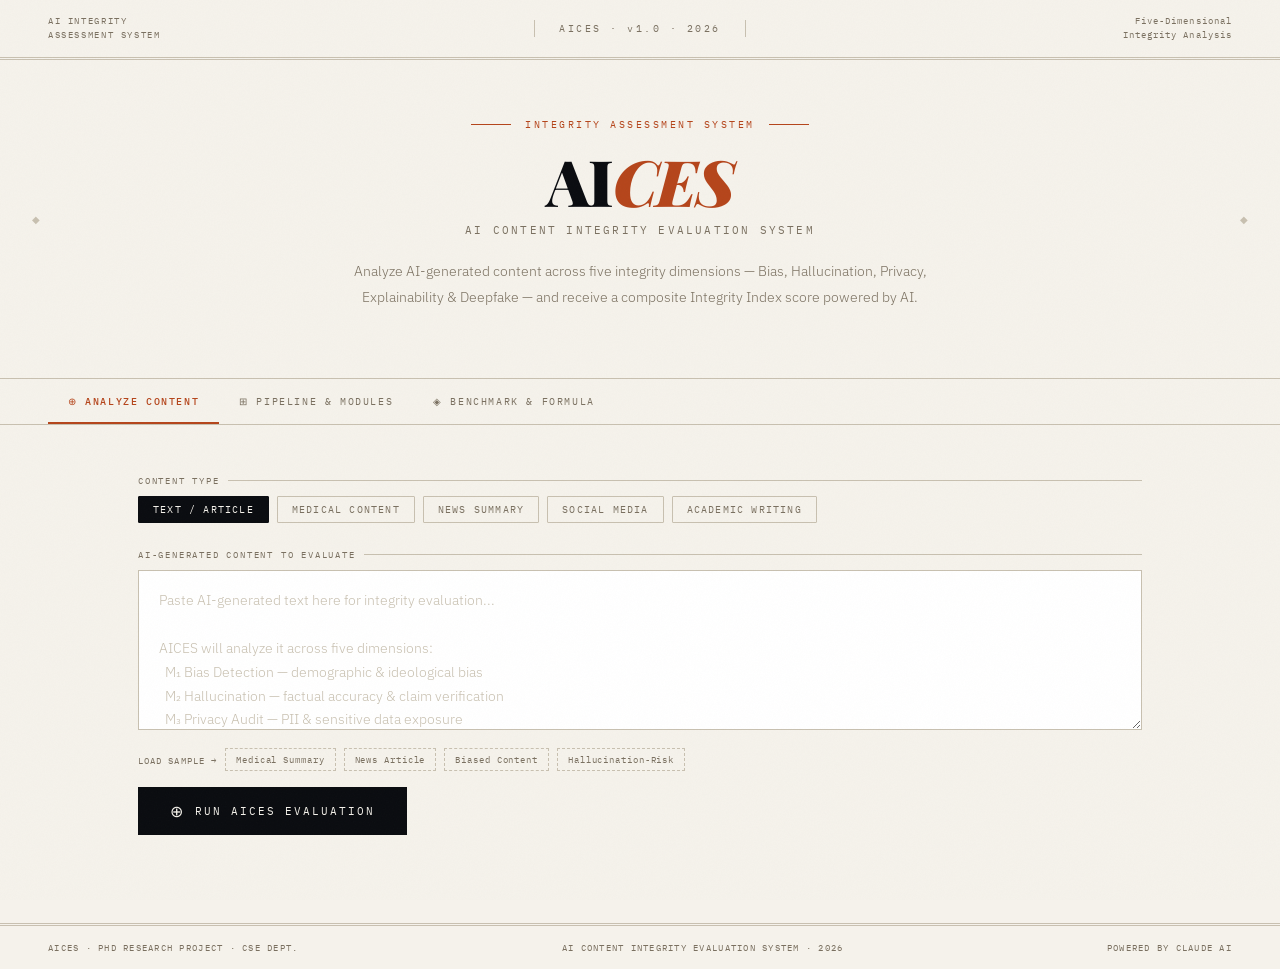
<file: aices-product.html>
<!DOCTYPE html>
<html lang="en">
<head>
<meta charset="UTF-8"/>
<meta name="viewport" content="width=device-width, initial-scale=1.0"/>
<title>AICES — AI Content Integrity Evaluation System</title>
<link href="https://fonts.googleapis.com/css2?family=Playfair+Display:ital,wght@0,700;0,900;1,700&family=IBM+Plex+Mono:wght@300;400;500&family=IBM+Plex+Sans:wght@300;400;500;600&display=swap" rel="stylesheet"/>
<style>
:root{--ink:#0a0c10;--paper:#f5f2eb;--cream:#ede9df;--rule:#c8c0b0;--accent:#b5451b;--accentL:#e05c30;--blue:#1a3a5c;--gold:#c8960c;--green:#1d6348;--violet:#4a2d7a;--text:#1c1a16;--muted:#7a7060}
*,*::before,*::after{box-sizing:border-box;margin:0;padding:0}
html{scroll-behavior:smooth}
body{background:var(--paper);color:var(--text);font-family:'IBM Plex Sans',sans-serif;font-size:15px;line-height:1.7;overflow-x:hidden;min-height:100vh}
body::after{content:'';position:fixed;inset:0;background-image:url("data:image/svg+xml,%3Csvg xmlns='http://www.w3.org/2000/svg' width='300' height='300'%3E%3Cfilter id='n'%3E%3CfeTurbulence type='fractalNoise' baseFrequency='0.75' numOctaves='4' stitchTiles='stitch'/%3E%3C/filter%3E%3Crect width='300' height='300' filter='url(%23n)' opacity='0.035'/%3E%3C/svg%3E");pointer-events:none;z-index:9999;opacity:0.6}
.masthead{border-bottom:3px double var(--rule);padding:14px 48px;display:grid;grid-template-columns:1fr auto 1fr;align-items:center;gap:20px;background:var(--paper);position:sticky;top:0;z-index:100}
.mast-left{font-family:'IBM Plex Mono',monospace;font-size:9px;letter-spacing:0.18em;color:var(--muted);text-transform:uppercase;line-height:1.6}
.mast-center{text-align:center;font-family:'IBM Plex Mono',monospace;font-size:10px;letter-spacing:0.25em;color:var(--muted);border-left:1px solid var(--rule);border-right:1px solid var(--rule);padding:0 24px}
.mast-right{text-align:right;font-family:'IBM Plex Mono',monospace;font-size:9px;letter-spacing:0.12em;color:var(--muted);line-height:1.6}
.hero{text-align:center;padding:56px 48px 40px;border-bottom:1px solid var(--rule);position:relative}
.hero::before,.hero::after{content:'◆';position:absolute;top:50%;transform:translateY(-50%);font-size:10px;color:var(--rule)}
.hero::before{left:32px}.hero::after{right:32px}
.project-tag{font-family:'IBM Plex Mono',monospace;font-size:10px;letter-spacing:0.25em;color:var(--accent);text-transform:uppercase;margin-bottom:16px;display:flex;align-items:center;justify-content:center;gap:14px}
.project-tag span{width:40px;height:1px;background:var(--accent);display:inline-block}
.main-title{font-family:'Playfair Display',serif;font-size:clamp(32px,5vw,64px);font-weight:900;line-height:1.0;letter-spacing:-0.02em;color:var(--ink);margin-bottom:8px}
.main-title em{font-style:italic;color:var(--accent)}
.subtitle{font-family:'IBM Plex Mono',monospace;font-size:11px;letter-spacing:0.2em;color:var(--muted);text-transform:uppercase;margin-bottom:20px}
.hero-desc{max-width:640px;margin:0 auto 28px;font-size:14px;font-weight:300;color:var(--muted);line-height:1.8}
.tabs{display:flex;border-bottom:1px solid var(--rule);background:var(--paper);position:sticky;top:57px;z-index:90;padding:0 48px;overflow-x:auto}
.tab{font-family:'IBM Plex Mono',monospace;font-size:10px;letter-spacing:0.16em;text-transform:uppercase;color:var(--muted);padding:14px 20px 12px;cursor:pointer;border-bottom:2px solid transparent;transition:all 0.2s;white-space:nowrap;user-select:none}
.tab:hover{color:var(--ink)}.tab.active{color:var(--accent);border-bottom-color:var(--accent);font-weight:500}
.panel{display:none;animation:fadeIn 0.3s ease}.panel.active{display:block}
@keyframes fadeIn{from{opacity:0;transform:translateY(6px)}to{opacity:1;transform:translateY(0)}}
.analyzer,.pipeline-panel,.benchmark-panel{padding:48px;max-width:1100px;margin:0 auto}
.input-label{font-family:'IBM Plex Mono',monospace;font-size:9px;letter-spacing:0.2em;text-transform:uppercase;color:var(--muted);margin-bottom:8px;display:flex;align-items:center;gap:8px}
.input-label::after{content:'';flex:1;height:1px;background:var(--rule)}
.content-type-row{display:flex;gap:8px;margin-bottom:14px;flex-wrap:wrap}
.type-btn{font-family:'IBM Plex Mono',monospace;font-size:10px;letter-spacing:0.12em;text-transform:uppercase;padding:6px 14px;border:1px solid var(--rule);background:transparent;cursor:pointer;color:var(--muted);transition:all 0.15s;border-radius:1px}
.type-btn:hover{border-color:var(--ink);color:var(--ink)}.type-btn.active{background:var(--ink);color:var(--paper);border-color:var(--ink)}
.text-input{width:100%;min-height:160px;font-family:'IBM Plex Sans',sans-serif;font-size:14px;font-weight:300;border:1px solid var(--rule);background:#fff;padding:18px 20px;resize:vertical;color:var(--text);line-height:1.7;outline:none;transition:border-color 0.2s}
.text-input:focus{border-color:var(--accent)}.text-input::placeholder{color:var(--rule)}
.analyze-btn{display:flex;align-items:center;gap:10px;background:var(--ink);color:var(--paper);font-family:'IBM Plex Mono',monospace;font-size:11px;letter-spacing:0.18em;text-transform:uppercase;padding:14px 32px;border:none;cursor:pointer;transition:background 0.2s;margin-top:14px}
.analyze-btn:hover{background:var(--accent)}.analyze-btn:disabled{background:var(--rule);cursor:not-allowed}
.analyze-btn .btn-icon{font-size:16px;transition:transform 0.3s}.analyze-btn.loading .btn-icon{animation:spin 1s linear infinite}
@keyframes spin{to{transform:rotate(360deg)}}
.sample-row{display:flex;gap:8px;margin-top:10px;flex-wrap:wrap}
.sample-btn{font-family:'IBM Plex Mono',monospace;font-size:9px;letter-spacing:0.1em;padding:5px 10px;border:1px dashed var(--rule);background:transparent;cursor:pointer;color:var(--muted);transition:all 0.15s}
.sample-btn:hover{border-color:var(--gold);color:var(--gold)}
.results{display:none;margin-top:40px;border-top:3px double var(--rule);padding-top:40px}.results.visible{display:block;animation:fadeIn 0.4s ease}
.results-header{display:flex;align-items:flex-start;margin-bottom:32px;gap:32px;flex-wrap:wrap}
.integrity-index-box{background:var(--ink);color:var(--paper);padding:24px 36px;text-align:center;min-width:160px;flex-shrink:0}
.ii-num{font-family:'Playfair Display',serif;font-size:52px;font-weight:900;line-height:1;color:var(--paper)}
.ii-label{font-family:'IBM Plex Mono',monospace;font-size:8px;letter-spacing:0.2em;text-transform:uppercase;color:rgba(245,242,235,0.5);margin-top:4px}
.ii-verdict{font-family:'IBM Plex Mono',monospace;font-size:10px;letter-spacing:0.14em;margin-top:8px;font-weight:500}
.results-meta{flex:1}.results-meta h3{font-family:'Playfair Display',serif;font-size:18px;font-weight:700;color:var(--ink);margin-bottom:6px}
.results-meta p{font-size:13px;color:var(--muted);font-weight:300;line-height:1.7;max-width:520px}
.module-results{display:grid;grid-template-columns:repeat(auto-fit,minmax(280px,1fr));gap:1px;background:var(--rule);border:1px solid var(--rule);margin-bottom:32px}
.module-card{background:var(--paper);padding:20px 22px;position:relative;overflow:hidden}.module-card::before{content:'';position:absolute;top:0;left:0;right:0;height:3px}
.mc-accent::before{background:var(--accent)}.mc-gold::before{background:var(--gold)}.mc-violet::before{background:var(--violet)}.mc-green::before{background:var(--green)}.mc-blue::before{background:var(--blue)}
.mc-head{display:flex;align-items:center;justify-content:space-between;margin-bottom:10px}
.mc-name{font-family:'IBM Plex Mono',monospace;font-size:10px;letter-spacing:0.14em;text-transform:uppercase;color:var(--muted)}
.mc-score{font-family:'Playfair Display',serif;font-size:28px;font-weight:900;line-height:1}
.mc-accent .mc-score{color:var(--accent)}.mc-gold .mc-score{color:var(--gold)}.mc-violet .mc-score{color:var(--violet)}.mc-green .mc-score{color:var(--green)}.mc-blue .mc-score{color:var(--blue)}
.mc-verdict{font-family:'IBM Plex Mono',monospace;font-size:9px;letter-spacing:0.12em;text-transform:uppercase;padding:3px 8px;border:1px solid;margin-bottom:10px;display:inline-block}
.verdict-safe{color:var(--green);border-color:var(--green)}.verdict-warn{color:var(--gold);border-color:var(--gold)}.verdict-risk{color:var(--accent);border-color:var(--accent)}
.mc-track{height:3px;background:var(--cream);margin-bottom:10px;position:relative;overflow:hidden}.mc-fill{height:100%;position:absolute;left:0;top:0;transition:width 1.2s cubic-bezier(0.4,0,0.2,1)}
.mc-findings{font-size:12px;color:var(--text);font-weight:300;line-height:1.6}
.analysis-narrative{background:var(--cream);border:1px solid var(--rule);padding:24px 28px;margin-bottom:24px}
.an-label{font-family:'IBM Plex Mono',monospace;font-size:9px;letter-spacing:0.2em;text-transform:uppercase;color:var(--muted);margin-bottom:10px}
.an-text{font-size:13px;font-weight:300;line-height:1.85;color:var(--text);font-style:italic}
.highlight-tags{display:flex;flex-wrap:wrap;gap:6px;margin-top:12px}
.htag{font-family:'IBM Plex Mono',monospace;font-size:9px;letter-spacing:0.1em;padding:3px 8px;border:1px solid var(--rule);color:var(--muted)}
.htag.flag{border-color:var(--accent);color:var(--accent);background:rgba(181,69,27,0.06)}
.status-bar{display:none;padding:14px 20px;background:var(--cream);border:1px solid var(--rule);margin-top:14px;font-family:'IBM Plex Mono',monospace;font-size:11px;letter-spacing:0.12em;color:var(--muted);align-items:center;gap:10px}
.status-bar.visible{display:flex}
.status-dot{width:6px;height:6px;border-radius:50%;background:var(--accent);animation:pulse 1.2s ease-in-out infinite}
@keyframes pulse{0%,100%{opacity:0.3}50%{opacity:1}}
.error-box{display:none;padding:14px 18px;border:1px solid var(--accent);background:rgba(181,69,27,0.05);margin-top:14px;font-size:13px;color:var(--accent);font-family:'IBM Plex Mono',monospace;letter-spacing:0.08em}
.error-box.visible{display:block}
.sec-title-row{display:flex;align-items:baseline;gap:12px;margin-bottom:8px}
.sec-num{font-family:'IBM Plex Mono',monospace;font-size:11px;letter-spacing:0.15em;color:var(--accent);font-weight:500}
.sec-title{font-family:'Playfair Display',serif;font-size:20px;font-weight:700;color:var(--ink)}
.sec-rule{height:1px;background:var(--rule);margin-bottom:28px}
.pipe-visual{display:flex;align-items:stretch;margin:28px 0;overflow-x:auto}
.pipe-stage{display:flex;flex-direction:column;align-items:center;flex:1;min-width:90px}
.pipe-box{border:1px solid var(--rule);background:#fff;padding:12px 6px;text-align:center;width:100%;flex:1;display:flex;flex-direction:column;align-items:center;justify-content:center;gap:5px;transition:all 0.2s;cursor:pointer}
.pipe-box:hover,.pipe-box.active-pipe{border-color:var(--accent);background:rgba(181,69,27,0.04)}
.pipe-icon{font-size:16px}.pipe-label{font-family:'IBM Plex Mono',monospace;font-size:8px;letter-spacing:0.1em;color:var(--ink);text-transform:uppercase;line-height:1.4}
.pipe-sub{font-size:9px;color:var(--muted);font-weight:300;line-height:1.3}
.pipe-arrow{display:flex;align-items:center;padding:0 2px;color:var(--rule);font-size:14px;flex-shrink:0;padding-bottom:24px}
.module-detail{background:var(--cream);border:1px solid var(--rule);padding:24px 28px;margin-top:20px;display:none}
.module-detail.visible{display:block;animation:fadeIn 0.3s ease}
.md-head{font-family:'Playfair Display',serif;font-size:17px;font-weight:700;color:var(--ink);margin-bottom:14px;display:flex;align-items:center;gap:10px}
.md-grid{display:grid;grid-template-columns:1fr 1fr;gap:20px}
.md-field-label{font-family:'IBM Plex Mono',monospace;font-size:9px;letter-spacing:0.15em;text-transform:uppercase;color:var(--muted);margin-bottom:4px}
.md-field-val{font-size:13px;font-weight:300;line-height:1.6;color:var(--text)}
.metrics-grid{display:grid;grid-template-columns:repeat(5,1fr);gap:1px;background:var(--rule);border:1px solid var(--rule);margin:24px 0}
.metric-cell{background:var(--paper);padding:18px 14px;display:flex;flex-direction:column;gap:6px}.metric-cell:hover{background:var(--cream)}
.metric-name{font-family:'IBM Plex Mono',monospace;font-size:9px;letter-spacing:0.15em;text-transform:uppercase;color:var(--muted)}
.metric-val{font-family:'Playfair Display',serif;font-size:28px;font-weight:900;line-height:1;color:var(--ink)}
.metric-unit{font-family:'IBM Plex Mono',monospace;font-size:9px;color:var(--muted)}
.metric-bar{height:2px;background:var(--cream);margin-top:8px;position:relative;overflow:hidden}
.metric-bar-fill{height:100%;position:absolute;left:0;top:0;width:0%;transition:width 1.4s cubic-bezier(0.4,0,0.2,1)}
.cmp-table{width:100%;border-collapse:collapse;margin:24px 0}
.cmp-table th{font-family:'IBM Plex Mono',monospace;font-size:9px;letter-spacing:0.15em;text-transform:uppercase;color:var(--muted);border-bottom:2px solid var(--rule);border-top:1px solid var(--rule);padding:10px 14px;text-align:left;font-weight:500}
.cmp-table td{padding:12px 14px;border-bottom:1px solid var(--cream);font-size:13px;font-weight:300;line-height:1.6}
.cmp-table tr:nth-child(odd) td{background:rgba(0,0,0,0.015)}.cmp-table tr.ours td{background:rgba(181,69,27,0.04)}
.cmp-table td:first-child{font-family:'IBM Plex Mono',monospace;font-size:11px;font-weight:500}
.checkmark{color:var(--green);text-align:center}.crossmark{color:var(--rule);text-align:center}
.formula-box{background:#fff;border:1px solid var(--rule);padding:20px 24px;margin:20px 0;font-family:'IBM Plex Mono',monospace;font-size:13px;line-height:2;text-align:center}
.paper-footer{border-top:3px double var(--rule);padding:14px 48px;display:flex;justify-content:space-between;align-items:center;font-family:'IBM Plex Mono',monospace;font-size:9px;letter-spacing:0.14em;color:var(--muted);text-transform:uppercase;margin-top:40px;flex-wrap:wrap;gap:8px}
@media(max-width:720px){.masthead{grid-template-columns:1fr;text-align:center}.analyzer,.pipeline-panel,.benchmark-panel{padding:24px 20px}.results-header{flex-direction:column}.tabs{padding:0 20px}.metrics-grid{grid-template-columns:1fr 1fr}.md-grid{grid-template-columns:1fr}}
</style>
</head>
<body>

<header class="masthead">
  <div class="mast-left">AI Integrity<br/>Assessment System</div>
  <div class="mast-center">AICES · v1.0 · 2026</div>
  <div class="mast-right">Five-Dimensional<br/>Integrity Analysis</div>
</header>

<div class="hero">
  <div class="project-tag"><span></span>Integrity Assessment System<span></span></div>
  <h1 class="main-title">AI<em>CES</em></h1>
  <div class="subtitle">AI Content Integrity Evaluation System</div>
  <p class="hero-desc">Analyze AI-generated content across five integrity dimensions — Bias, Hallucination, Privacy, Explainability &amp; Deepfake — and receive a composite Integrity Index score powered by AI.</p>
</div>

<nav class="tabs">
  <div class="tab active" data-tab="analyzer">⊕ Analyze Content</div>
  <div class="tab" data-tab="pipeline">⊞ Pipeline &amp; Modules</div>
  <div class="tab" data-tab="benchmark">◈ Benchmark &amp; Formula</div>
</nav>

<!-- ══ ANALYZER ══ -->
<div id="panel-analyzer" class="panel active">
<div class="analyzer">
  <div style="margin-bottom:24px">
    <div class="input-label">Content Type</div>
    <div class="content-type-row">
      <button class="type-btn active" data-type="text">Text / Article</button>
      <button class="type-btn" data-type="medical">Medical Content</button>
      <button class="type-btn" data-type="news">News Summary</button>
      <button class="type-btn" data-type="social">Social Media</button>
      <button class="type-btn" data-type="academic">Academic Writing</button>
    </div>
  </div>
  <div style="margin-bottom:16px">
    <div class="input-label">AI-Generated Content to Evaluate</div>
    <textarea class="text-input" id="content-input" placeholder="Paste AI-generated text here for integrity evaluation...

AICES will analyze it across five dimensions:
  M₁ Bias Detection — demographic &amp; ideological bias
  M₂ Hallucination — factual accuracy &amp; claim verification  
  M₃ Privacy Audit — PII &amp; sensitive data exposure
  M₄ Explainability — reasoning transparency
  M₅ Deepfake — synthetic content indicators"></textarea>
    <div class="sample-row">
      <span style="font-family:'IBM Plex Mono',monospace;font-size:9px;letter-spacing:0.12em;color:var(--muted);padding-top:5px">LOAD SAMPLE →</span>
      <button class="sample-btn" data-sample="medical">Medical Summary</button>
      <button class="sample-btn" data-sample="news">News Article</button>
      <button class="sample-btn" data-sample="biased">Biased Content</button>
      <button class="sample-btn" data-sample="hallucination">Hallucination-Risk</button>
    </div>
  </div>
  <button class="analyze-btn" id="analyze-btn">
    <span class="btn-icon">⊕</span>
    <span class="btn-text">Run AICES Evaluation</span>
  </button>
  <div class="status-bar" id="status-bar">
    <div class="status-dot"></div>
    <span id="status-text">Initializing evaluation pipeline...</span>
  </div>
  <div class="error-box" id="error-box"></div>

  <div class="results" id="results">
    <div class="results-header">
      <div class="integrity-index-box">
        <div class="ii-num" id="ii-display">—</div>
        <div class="ii-label">Integrity Index</div>
        <div class="ii-verdict" id="ii-verdict">—</div>
      </div>
      <div class="results-meta">
        <h3>Evaluation Complete</h3>
        <p id="results-summary">AICES analyzed the submitted content across all five integrity dimensions.</p>
        <div class="highlight-tags" id="highlight-tags"></div>
      </div>
    </div>
    <div class="analysis-narrative" id="narrative-box" style="display:none">
      <div class="an-label">Integrity Analysis Narrative</div>
      <div class="an-text" id="narrative-text"></div>
    </div>
    <div class="module-results" id="module-results"></div>
  </div>
</div>
</div>

<!-- ══ PIPELINE ══ -->
<div id="panel-pipeline" class="panel">
<div class="pipeline-panel">
  <div class="sec-title-row"><span class="sec-num">§ III</span><span class="sec-title">System Architecture &amp; Module Design</span></div>
  <div class="sec-rule"></div>
  <p style="font-size:14px;font-weight:300;color:var(--text);margin-bottom:24px;max-width:700px;line-height:1.85">AICES implements a five-stage modular evaluation pipeline. Each module operates independently on the pre-processed input; outputs are aggregated via weighted harmonic mean into the <strong>Integrity Index</strong>. Click any stage to inspect module details.</p>

  <div class="pipe-visual">
    <div class="pipe-stage"><div class="pipe-box" style="border-top:3px solid var(--blue)" data-module="input"><div class="pipe-icon">📥</div><div class="pipe-label">Input Layer</div><div class="pipe-sub">Text / Image<br/>Raw AI Output</div></div></div>
    <div class="pipe-arrow">›</div>
    <div class="pipe-stage"><div class="pipe-box" style="border-top:3px solid var(--muted)" data-module="pre"><div class="pipe-icon">🔧</div><div class="pipe-label">Pre-processing</div><div class="pipe-sub">Tokenization<br/>Normalization<br/>PII Tagging</div></div></div>
    <div class="pipe-arrow">›</div>
    <div class="pipe-stage"><div class="pipe-box" style="border-top:3px solid var(--accent)" data-module="m1"><div class="pipe-icon">⚖️</div><div class="pipe-label">M₁ Bias</div><div class="pipe-sub">Perspective API<br/>Lexicon Analysis</div></div></div>
    <div class="pipe-arrow">›</div>
    <div class="pipe-stage"><div class="pipe-box" style="border-top:3px solid var(--gold)" data-module="m2"><div class="pipe-icon">🧠</div><div class="pipe-label">M₂ Hallucin.</div><div class="pipe-sub">Entailment<br/>Fact Grounding</div></div></div>
    <div class="pipe-arrow">›</div>
    <div class="pipe-stage"><div class="pipe-box" style="border-top:3px solid var(--violet)" data-module="m3"><div class="pipe-icon">🔒</div><div class="pipe-label">M₃ Privacy</div><div class="pipe-sub">PII Detection<br/>Regex + NER</div></div></div>
    <div class="pipe-arrow">›</div>
    <div class="pipe-stage"><div class="pipe-box" style="border-top:3px solid var(--green)" data-module="m4"><div class="pipe-icon">🔍</div><div class="pipe-label">M₄ Explain.</div><div class="pipe-sub">LIME / SHAP<br/>Attribution</div></div></div>
    <div class="pipe-arrow">›</div>
    <div class="pipe-stage"><div class="pipe-box" style="border-top:3px solid var(--blue)" data-module="m5"><div class="pipe-icon">🎭</div><div class="pipe-label">M₅ Deepfake</div><div class="pipe-sub">ELA / Freq.<br/>Analysis</div></div></div>
    <div class="pipe-arrow">›</div>
    <div class="pipe-stage"><div class="pipe-box" style="border-top:3px solid var(--ink);background:var(--cream)" data-module="agg"><div class="pipe-icon">📊</div><div class="pipe-label">Aggregator</div><div class="pipe-sub">Weighted<br/>Harmonic Mean<br/><strong>II Score</strong></div></div></div>
  </div>
  <p style="font-size:10px;color:var(--muted);font-family:'IBM Plex Mono',monospace;text-align:center;margin-bottom:24px;font-style:italic">Figure 1. AICES end-to-end pipeline. Click any stage above for module details.</p>

  <div class="module-detail" id="module-detail">
    <div class="md-head" id="md-head"></div>
    <div class="md-grid" id="md-grid"></div>
  </div>

  <table class="cmp-table" style="margin-top:32px">
    <thead><tr><th>Module</th><th>Input</th><th>Methodology</th><th>Verdict Output</th><th>Tools / API</th><th>Complexity</th></tr></thead>
    <tbody>
      <tr><td><span style="display:inline-block;width:8px;height:8px;border-radius:50%;background:var(--accent);margin-right:8px;vertical-align:middle"></span>M₁ · Bias</td><td>Text</td><td>Perspective API toxicity + WinoBias / StereoSet demographic lexicon matching</td><td>Neutral / Mild Bias / Biased</td><td>Google Perspective, HuggingFace</td><td>O(n)</td></tr>
      <tr><td><span style="display:inline-block;width:8px;height:8px;border-radius:50%;background:var(--gold);margin-right:8px;vertical-align:middle"></span>M₂ · Hallucination</td><td>Text</td><td>NLI-based entailment against Wikipedia DPR-retrieved passages</td><td>Correct / Uncertain / Wrong</td><td>HuggingFace NLI, Wikipedia API</td><td>O(n·k)</td></tr>
      <tr><td><span style="display:inline-block;width:8px;height:8px;border-radius:50%;background:var(--violet);margin-right:8px;vertical-align:middle"></span>M₃ · Privacy</td><td>Text</td><td>spaCy NER for PII (PERSON, EMAIL, SSN, PHONE) + regex pattern matching</td><td>Safe / PII Detected / High Risk</td><td>spaCy NER, Microsoft Presidio</td><td>O(n)</td></tr>
      <tr><td><span style="display:inline-block;width:8px;height:8px;border-radius:50%;background:var(--green);margin-right:8px;vertical-align:middle"></span>M₄ · Explainability</td><td>Text / Model</td><td>LIME/SHAP token attribution + attention weight extraction for transformer outputs</td><td>Explainable / Opaque / Inconsistent</td><td>LIME, SHAP, BertViz</td><td>O(n·s)</td></tr>
      <tr><td><span style="display:inline-block;width:8px;height:8px;border-radius:50%;background:var(--blue);margin-right:8px;vertical-align:middle"></span>M₅ · Deepfake</td><td>Image / Video</td><td>Error Level Analysis + DCT frequency artifact detection + GAN fingerprint analysis</td><td>Authentic / Suspicious / Synthetic</td><td>OpenCV, FaceForensics++ weights</td><td>O(px·f)</td></tr>
    </tbody>
  </table>
</div>
</div>

<!-- ══ BENCHMARK ══ -->
<div id="panel-benchmark" class="panel">
<div class="benchmark-panel">
  <div class="sec-title-row"><span class="sec-num">§ IV</span><span class="sec-title">Integrity Index Formulation</span></div>
  <div class="sec-rule"></div>
  <p style="font-size:14px;font-weight:300;color:var(--text);max-width:720px;line-height:1.85;margin-bottom:20px">Let <strong>S = {S₁, S₂, S₃, S₄, S₅}</strong> denote the normalized scores (∈ [0,100]) from modules M₁–M₅. The <strong>Integrity Index (II)</strong> uses weighted harmonic mean — penalizing any single-dimension failure.</p>
  <div class="formula-box">
    <div style="font-size:15px;color:var(--ink)">II = Σwᵢ / Σ(wᵢ / Sᵢ)</div>
    <div style="font-size:10px;color:var(--muted);margin-top:8px;letter-spacing:0.12em">WHERE: Σwᵢ = 1.0 · wᵢ ∈ {0.20, 0.25, 0.20, 0.15, 0.20} · w₂(Hallucination) is highest due to factual primacy</div>
  </div>
  <p style="font-size:14px;font-weight:300;color:var(--text);max-width:720px;line-height:1.85;margin-bottom:28px">Trust tiers: <strong>High Trust</strong> (II ≥ 85) · <strong>Moderate Trust</strong> (65–84) · <strong>Low Trust</strong> (40–64) · <strong>Reject</strong> (&lt;40).</p>

  <div class="sec-title-row"><span class="sec-num">§ V</span><span class="sec-title">Expected Benchmark Performance</span></div>
  <div class="sec-rule"></div>
  <div class="metrics-grid">
    <div class="metric-cell"><div class="metric-name">M₁ Bias F1</div><div class="metric-val">0.84</div><div class="metric-unit">F1-Score</div><div class="metric-bar"><div class="metric-bar-fill bench-bar" style="background:var(--accent)" data-w="84"></div></div></div>
    <div class="metric-cell"><div class="metric-name">M₂ Hallucin. Acc.</div><div class="metric-val">0.79</div><div class="metric-unit">Accuracy</div><div class="metric-bar"><div class="metric-bar-fill bench-bar" style="background:var(--gold)" data-w="79"></div></div></div>
    <div class="metric-cell"><div class="metric-name">M₃ Privacy Recall</div><div class="metric-val">0.96</div><div class="metric-unit">Recall</div><div class="metric-bar"><div class="metric-bar-fill bench-bar" style="background:var(--violet)" data-w="96"></div></div></div>
    <div class="metric-cell"><div class="metric-name">M₄ Explain. Fidelity</div><div class="metric-val">0.81</div><div class="metric-unit">AOPC Score</div><div class="metric-bar"><div class="metric-bar-fill bench-bar" style="background:var(--green)" data-w="81"></div></div></div>
    <div class="metric-cell"><div class="metric-name">M₅ Deepfake AUC</div><div class="metric-val">0.92</div><div class="metric-unit">ROC-AUC</div><div class="metric-bar"><div class="metric-bar-fill bench-bar" style="background:var(--blue)" data-w="92"></div></div></div>
  </div>

  <div class="sec-title-row" style="margin-top:32px"><span class="sec-num">§ II</span><span class="sec-title">Comparison with Existing Frameworks</span></div>
  <div class="sec-rule"></div>
  <table class="cmp-table">
    <thead><tr><th>Framework</th><th style="text-align:center">Bias</th><th style="text-align:center">Halluc.</th><th style="text-align:center">Privacy</th><th style="text-align:center">XAI</th><th style="text-align:center">Deepfake</th></tr></thead>
    <tbody>
      <tr><td>TruthfulQA</td><td class="crossmark">✗</td><td class="checkmark">✓</td><td class="crossmark">✗</td><td class="crossmark">✗</td><td class="crossmark">✗</td></tr>
      <tr><td>BOLD</td><td class="checkmark">✓</td><td class="crossmark">✗</td><td class="crossmark">✗</td><td class="crossmark">✗</td><td class="crossmark">✗</td></tr>
      <tr><td>AI Fairness 360</td><td class="checkmark">✓</td><td class="crossmark">✗</td><td class="crossmark">✗</td><td class="checkmark">✓</td><td class="crossmark">✗</td></tr>
      <tr><td>FaceForensics++</td><td class="crossmark">✗</td><td class="crossmark">✗</td><td class="crossmark">✗</td><td class="crossmark">✗</td><td class="checkmark">✓</td></tr>
      <tr class="ours"><td><strong>AICES (Ours)</strong></td><td class="checkmark">✓</td><td class="checkmark">✓</td><td class="checkmark">✓</td><td class="checkmark">✓</td><td class="checkmark">✓</td></tr>
    </tbody>
  </table>
</div>
</div>

<footer class="paper-footer">
  <span>AICES · PhD Research Project · CSE Dept.</span>
  <span>AI Content Integrity Evaluation System · 2026</span>
  <span>Powered by Claude AI</span>
</footer>

<script>
const SAMPLES={
  medical:`A recent AI-generated medical summary states: "Studies confirm that Metformin reduces all-cause mortality by 47% in Type 2 diabetes patients when combined with intermittent fasting protocols. The American Diabetes Association recommends this combination as first-line treatment for all newly diagnosed patients. Blood sugar levels normalize within 2 weeks in 89% of cases according to Harvard Medical School research published in 2024."`,
  news:`Breaking: Scientists at MIT have developed a new fusion reactor that achieves net energy gain of 300%, solving the global energy crisis permanently. The reactor uses cold fusion technology first proposed by Pons and Fleischmann in 1989, which was later validated by NASA scientists in 2021. The US government has already signed contracts worth $2 trillion to deploy these reactors in all 50 states by 2026.`,
  biased:`Immigrants are largely responsible for the rising crime rates in urban areas, as studies consistently show that non-citizens commit crimes at 3x the rate of native-born citizens. Women tend to be less suited for leadership roles due to their emotional nature, which is why Fortune 500 companies perform better with male CEOs. Poor communities suffer from poverty because of cultural attitudes toward hard work, not systemic barriers.`,
  hallucination:`The Eiffel Tower was built in 1885 by architect Gustave Eiffel for the 1889 World's Fair in London. It stands 400 meters tall, making it the tallest structure in Europe. The tower was originally painted blue and was nearly demolished in 1910 before being saved by Napoleon Bonaparte who declared it a national monument. Today, approximately 20 million people visit it annually, making it the world's most visited paid monument.`
};

const MODULE_DETAILS={
  input:{icon:'📥',title:'Input Layer',fields:[{label:'Supported Formats',val:'Plain text, structured JSON, HTML-stripped text, image (JPEG/PNG/WEBP)'},{label:'Max Input Size',val:'16,000 tokens (text) · 10MB (image)'},{label:'Preprocessing',val:'UTF-8 normalization, HTML stripping, language detection (ISO 639-1)'},{label:'Output',val:'Normalized text/image object passed to preprocessing stage'}]},
  pre:{icon:'🔧',title:'Pre-processing Module',fields:[{label:'Tokenization',val:'spaCy sentence segmentation + BPE tokenization for transformer inputs'},{label:'PII Pre-tagging',val:'Regex-based preliminary scan for email, phone, SSN patterns before NER'},{label:'Normalization',val:'Whitespace collapsing, Unicode normalization (NFC form), diacritics handling'},{label:'Complexity',val:'O(n) — linear in token count; fully parallelizable across pipeline modules'}]},
  m1:{icon:'⚖️',title:'M₁ · Bias Detection',fields:[{label:'Primary Method',val:'Google Perspective API (toxicity, identity attack, insult, threat, sexually explicit scoring)'},{label:'Secondary Method',val:'WinoBias & StereoSet demographic lexicon matching; coreference-based gender bias detection'},{label:'Output Verdicts',val:'Neutral (score < 0.3) · Mild Bias (0.3–0.6) · Biased (> 0.6)'},{label:'Benchmark F1',val:'0.84 on the AICES text integrity benchmark'},{label:'Weight in II',val:'w₁ = 0.20'},{label:'Tools',val:'Google Perspective API · HuggingFace bias classifiers'}]},
  m2:{icon:'🧠',title:'M₂ · Hallucination Detection',fields:[{label:'Retrieval',val:'Dense Passage Retrieval (DPR) against Wikipedia snapshot; top-k=5 passages per claim'},{label:'Entailment',val:'NLI model (DeBERTa-v3-large) evaluates ENTAILMENT / NEUTRAL / CONTRADICTION per claim'},{label:'Verdicts',val:'Correct (entailment), Uncertain (neutral), Wrong (contradiction)'},{label:'Benchmark',val:'0.79 accuracy — hardest module due to claim ambiguity'},{label:'Weight in II',val:'w₂ = 0.25 (highest — factual incorrectness is primary trustworthiness failure)'},{label:'Tools',val:'HuggingFace NLI · Wikipedia API · DPR retriever'}]},
  m3:{icon:'🔒',title:'M₃ · Privacy Audit',fields:[{label:'NER Entities',val:'PERSON, EMAIL, PHONE, SSN, LOCATION, ORG, CREDIT_CARD, IP_ADDRESS, DATE_OF_BIRTH'},{label:'Pattern Matching',val:'Regex for structured PII: SSN (###-##-####), phone, email, IP address, passport numbers'},{label:'Tool',val:'Microsoft Presidio + spaCy NER (en_core_web_trf)'},{label:'Verdicts',val:'Safe · PII Detected (non-critical) · High Risk (SSN, financial, medical PII)'},{label:'Benchmark',val:'0.96 recall — highest across all modules'},{label:'Weight in II',val:'w₃ = 0.20'}]},
  m4:{icon:'🔍',title:'M₄ · Explainability',fields:[{label:'LIME',val:'Local Interpretable Model-agnostic Explanations — perturbs input tokens to estimate feature importance'},{label:'SHAP',val:'SHapley Additive exPlanations — game-theoretic attribution of each token contribution'},{label:'Attention Analysis',val:'BertViz attention head visualization; detects inconsistent attention patterns'},{label:'Verdicts',val:'Explainable · Opaque (low attribution confidence) · Inconsistent (contradicts output)'},{label:'Benchmark',val:'0.81 AOPC (Area Over Perturbation Curve)'},{label:'Weight in II',val:'w₄ = 0.15 (lower — explainability is meta-property, not direct harm)'}]},
  m5:{icon:'🎭',title:'M₅ · Deepfake Detection',fields:[{label:'ELA',val:'Error Level Analysis detects JPEG compression inconsistencies indicating post-processing or synthesis'},{label:'DCT Analysis',val:'Discrete Cosine Transform reveals GAN-specific high-frequency artifacts'},{label:'GAN Fingerprinting',val:'Neural architecture classification using FaceForensics++ pre-trained weights'},{label:'Verdicts',val:'Authentic · Suspicious (ELA anomaly) · Synthetic (GAN/diffusion fingerprint detected)'},{label:'Benchmark',val:'0.92 ROC-AUC'},{label:'Weight in II',val:'w₅ = 0.20'}]},
  agg:{icon:'📊',title:'Score Aggregator · Integrity Index',fields:[{label:'Aggregation',val:'Weighted Harmonic Mean — penalizes single-dimension failures; cannot be gamed by excelling elsewhere'},{label:'Formula',val:'II = Σwᵢ / Σ(wᵢ / Sᵢ) · Weights: w₁=0.20, w₂=0.25, w₃=0.20, w₄=0.15, w₅=0.20'},{label:'Trust Tiers',val:'High Trust (≥85) · Moderate Trust (65–84) · Low Trust (40–64) · Reject (<40)'},{label:'Output',val:'JSON report with per-module scores, verdicts, findings, Integrity Index, and trust tier'}]}
};

// Tabs
document.querySelectorAll('.tab').forEach(tab=>{
  tab.addEventListener('click',()=>{
    document.querySelectorAll('.tab').forEach(t=>t.classList.remove('active'));
    document.querySelectorAll('.panel').forEach(p=>p.classList.remove('active'));
    tab.classList.add('active');
    document.getElementById('panel-'+tab.dataset.tab).classList.add('active');
    if(tab.dataset.tab==='benchmark') animateBenchBars();
  });
});

// Content type
let selectedType='text';
document.querySelectorAll('.type-btn').forEach(btn=>{
  btn.addEventListener('click',()=>{
    document.querySelectorAll('.type-btn').forEach(b=>b.classList.remove('active'));
    btn.classList.add('active');selectedType=btn.dataset.type;
  });
});

// Samples
document.querySelectorAll('.sample-btn').forEach(btn=>{
  btn.addEventListener('click',()=>{document.getElementById('content-input').value=SAMPLES[btn.dataset.sample]});
});

// Pipeline click
document.querySelectorAll('.pipe-box').forEach(box=>{
  box.addEventListener('click',()=>{
    const data=MODULE_DETAILS[box.dataset.module];if(!data)return;
    document.querySelectorAll('.pipe-box').forEach(b=>b.classList.remove('active-pipe'));
    box.classList.add('active-pipe');
    document.getElementById('md-head').innerHTML=`<span style="font-size:20px">${data.icon}</span> ${data.title}`;
    document.getElementById('md-grid').innerHTML=data.fields.map(f=>`<div><div class="md-field-label">${f.label}</div><div class="md-field-val">${f.val}</div></div>`).join('');
    const d=document.getElementById('module-detail');d.classList.add('visible');d.scrollIntoView({behavior:'smooth',block:'nearest'});
  });
});

// Benchmark bars
let benchDone=false;
function animateBenchBars(){
  if(benchDone)return;benchDone=true;
  document.querySelectorAll('.bench-bar').forEach(bar=>{
    const w=bar.dataset.w;
    setTimeout(()=>{bar.style.width=w+'%'},200);
  });
}

// Statuses
const STATUSES=['Initializing evaluation pipeline...','Pre-processing input — tokenization & normalization...','M₁ Bias Detection — analyzing demographic & ideological signals...','M₂ Hallucination — retrieving reference passages & running NLI entailment...','M₃ Privacy Audit — scanning for PII entities & sensitive patterns...','M₄ Explainability — computing LIME/SHAP token attributions...','M₅ Deepfake Analysis — frequency & artifact examination...','Score Aggregator — computing weighted Integrity Index...'];
let sIdx=0,sTimer;
function startStatus(){sIdx=0;document.getElementById('status-text').textContent=STATUSES[0];sTimer=setInterval(()=>{sIdx=(sIdx+1)%STATUSES.length;document.getElementById('status-text').textContent=STATUSES[sIdx]},1800)}
function stopStatus(){clearInterval(sTimer);document.getElementById('status-bar').classList.remove('visible')}

// Analyzer
document.getElementById('analyze-btn').addEventListener('click',async()=>{
  const content=document.getElementById('content-input').value.trim();
  const errBox=document.getElementById('error-box');
  errBox.classList.remove('visible');
  document.getElementById('results').classList.remove('visible');

  if(!content){errBox.textContent='ERROR: No content provided.';errBox.classList.add('visible');return}
  if(content.length<30){errBox.textContent='ERROR: Content too short. Please provide at least a few sentences.';errBox.classList.add('visible');return}

  const btn=document.getElementById('analyze-btn');
  btn.disabled=true;btn.classList.add('loading');
  btn.querySelector('.btn-icon').textContent='⟳';btn.querySelector('.btn-text').textContent='Evaluating...';
  document.getElementById('status-bar').classList.add('visible');startStatus();

  try{
    const res=await fetch('http://localhost:5000/api/evaluate',{
      method:'POST',
      headers:{'Content-Type':'application/json'},
      body:JSON.stringify({content_type: selectedType, content: content})
    });
    const data=await res.json();
    stopStatus();
    if(!res.ok||data.error) throw new Error(data.error||'Server error');
    renderResults(data);
  }catch(err){
    stopStatus();errBox.textContent='ERROR: '+(err.message||'Evaluation failed.');errBox.classList.add('visible');
  }finally{
    btn.disabled=false;btn.classList.remove('loading');btn.querySelector('.btn-icon').textContent='⊕';btn.querySelector('.btn-text').textContent='Run AICES Evaluation';
  }
});

function computeII(s){
  const w=[0.20,0.25,0.20,0.15,0.20];
  return Math.round((w.reduce((a,b)=>a+b,0)/w.reduce((acc,wi,i)=>acc+(wi/Math.max(s[i],1)),0))*10)/10;
}
function vClass(v){const lv=v.toLowerCase();if(['neutral','correct','safe','explainable','authentic'].some(x=>lv.includes(x)))return'verdict-safe';if(['mild','uncertain','pii detected','opaque','suspicious'].some(x=>lv.includes(x)))return'verdict-warn';return'verdict-risk'}
function iiColor(ii){if(ii>=85)return'#1d6348';if(ii>=65)return'#c8960c';if(ii>=40)return'#b5451b';return'#8b0000'}
function iiTier(ii){if(ii>=85)return'★ HIGH TRUST';if(ii>=65)return'◈ MODERATE TRUST';if(ii>=40)return'▲ LOW TRUST';return'✕ REJECT'}

function renderResults(r){
  const mods=[
    {key:'m1_bias',name:'M₁ · Bias Detection',cls:'mc-accent',color:'var(--accent)'},
    {key:'m2_hallucination',name:'M₂ · Hallucination',cls:'mc-gold',color:'var(--gold)'},
    {key:'m3_privacy',name:'M₃ · Privacy Audit',cls:'mc-violet',color:'var(--violet)'},
    {key:'m4_explainability',name:'M₄ · Explainability',cls:'mc-green',color:'var(--green)'},
    {key:'m5_deepfake',name:'M₅ · Deepfake',cls:'mc-blue',color:'var(--blue)'},
  ];
  const scores=mods.map(m=>r[m.key]?.score||70);
  const ii=computeII(scores);
  const iiEl=document.getElementById('ii-display');
  iiEl.textContent=ii.toFixed(1);iiEl.style.color=iiColor(ii);
  const vEl=document.getElementById('ii-verdict');vEl.textContent=iiTier(ii);vEl.style.color=iiColor(ii);
  document.getElementById('results-summary').textContent=`Evaluated as "${r.content_type||'AI-generated text'}" — Integrity Index computed via weighted harmonic mean across five modules.`;
  const tags=document.getElementById('highlight-tags');tags.innerHTML='';
  (r.flags||[]).forEach(f=>{const t=document.createElement('div');t.className='htag flag';t.textContent=f;tags.appendChild(t)});
  mods.forEach((m,i)=>{const t=document.createElement('div');t.className='htag';t.textContent=`${m.name.split('·')[0].trim()}: ${scores[i]}`;tags.appendChild(t)});
  if(r.narrative){document.getElementById('narrative-text').innerHTML=r.narrative.replace(/\*\*(.*?)\*\*/g,'<strong>$1</strong>');document.getElementById('narrative-box').style.display='block'}
  document.getElementById('module-results').innerHTML=mods.map((m,i)=>{
    const mod=r[m.key]||{};const sc=mod.score||scores[i];const vd=mod.verdict||'—';const fn=mod.findings||'—';
    return`<div class="module-card ${m.cls}"><div class="mc-head"><div class="mc-name">${m.name}</div><div class="mc-score">${sc}</div></div><div class="mc-track"><div class="mc-fill" style="background:${m.color};width:0%" data-w="${sc}" id="mcb-${i}"></div></div><div class="${vClass(vd)} mc-verdict">${vd}</div><div class="mc-findings">${fn}</div></div>`;
  }).join('');
  document.getElementById('results').classList.add('visible');
  document.getElementById('results').scrollIntoView({behavior:'smooth',block:'start'});
  setTimeout(()=>{mods.forEach((_,i)=>{const b=document.getElementById(`mcb-${i}`);if(b){b.style.transition='width 1.3s cubic-bezier(0.4,0,0.2,1)';b.style.width=b.dataset.w+'%'}})},150);
}
</script>
</body>
</html>
</file>
